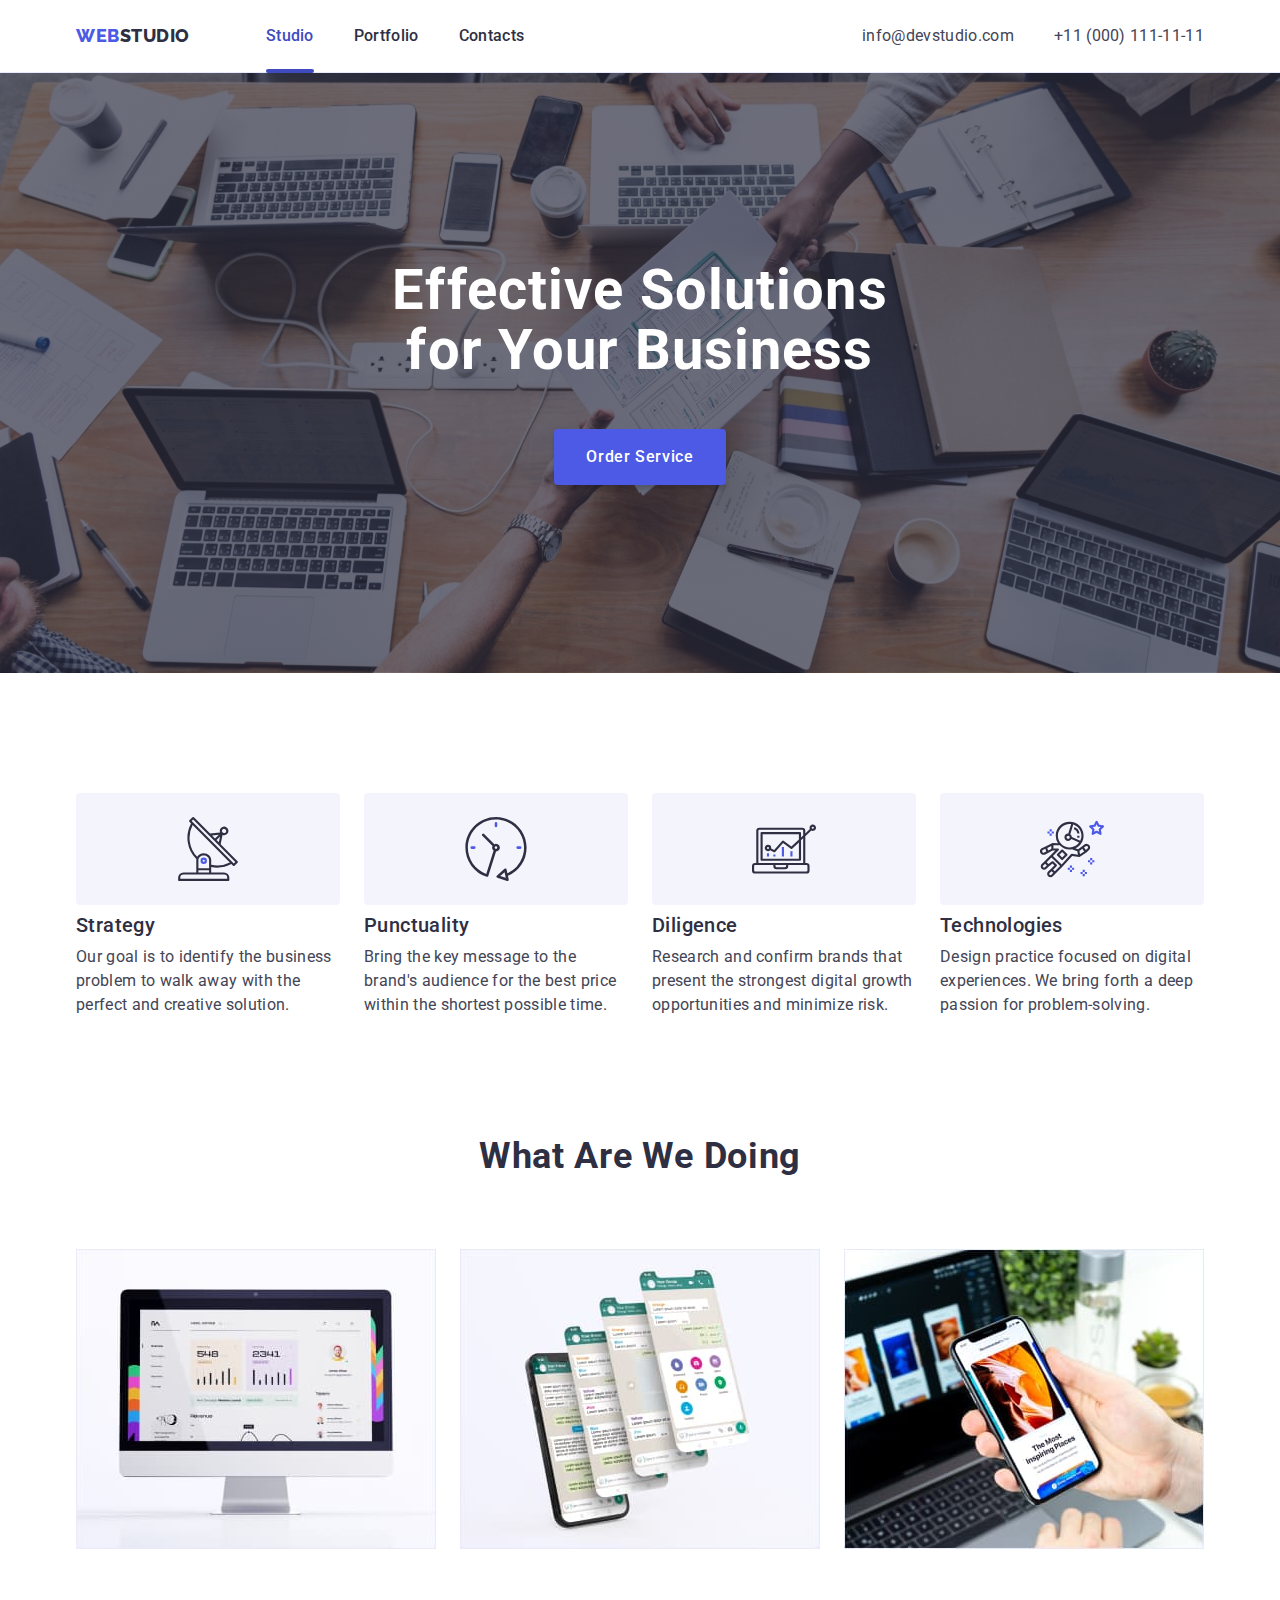
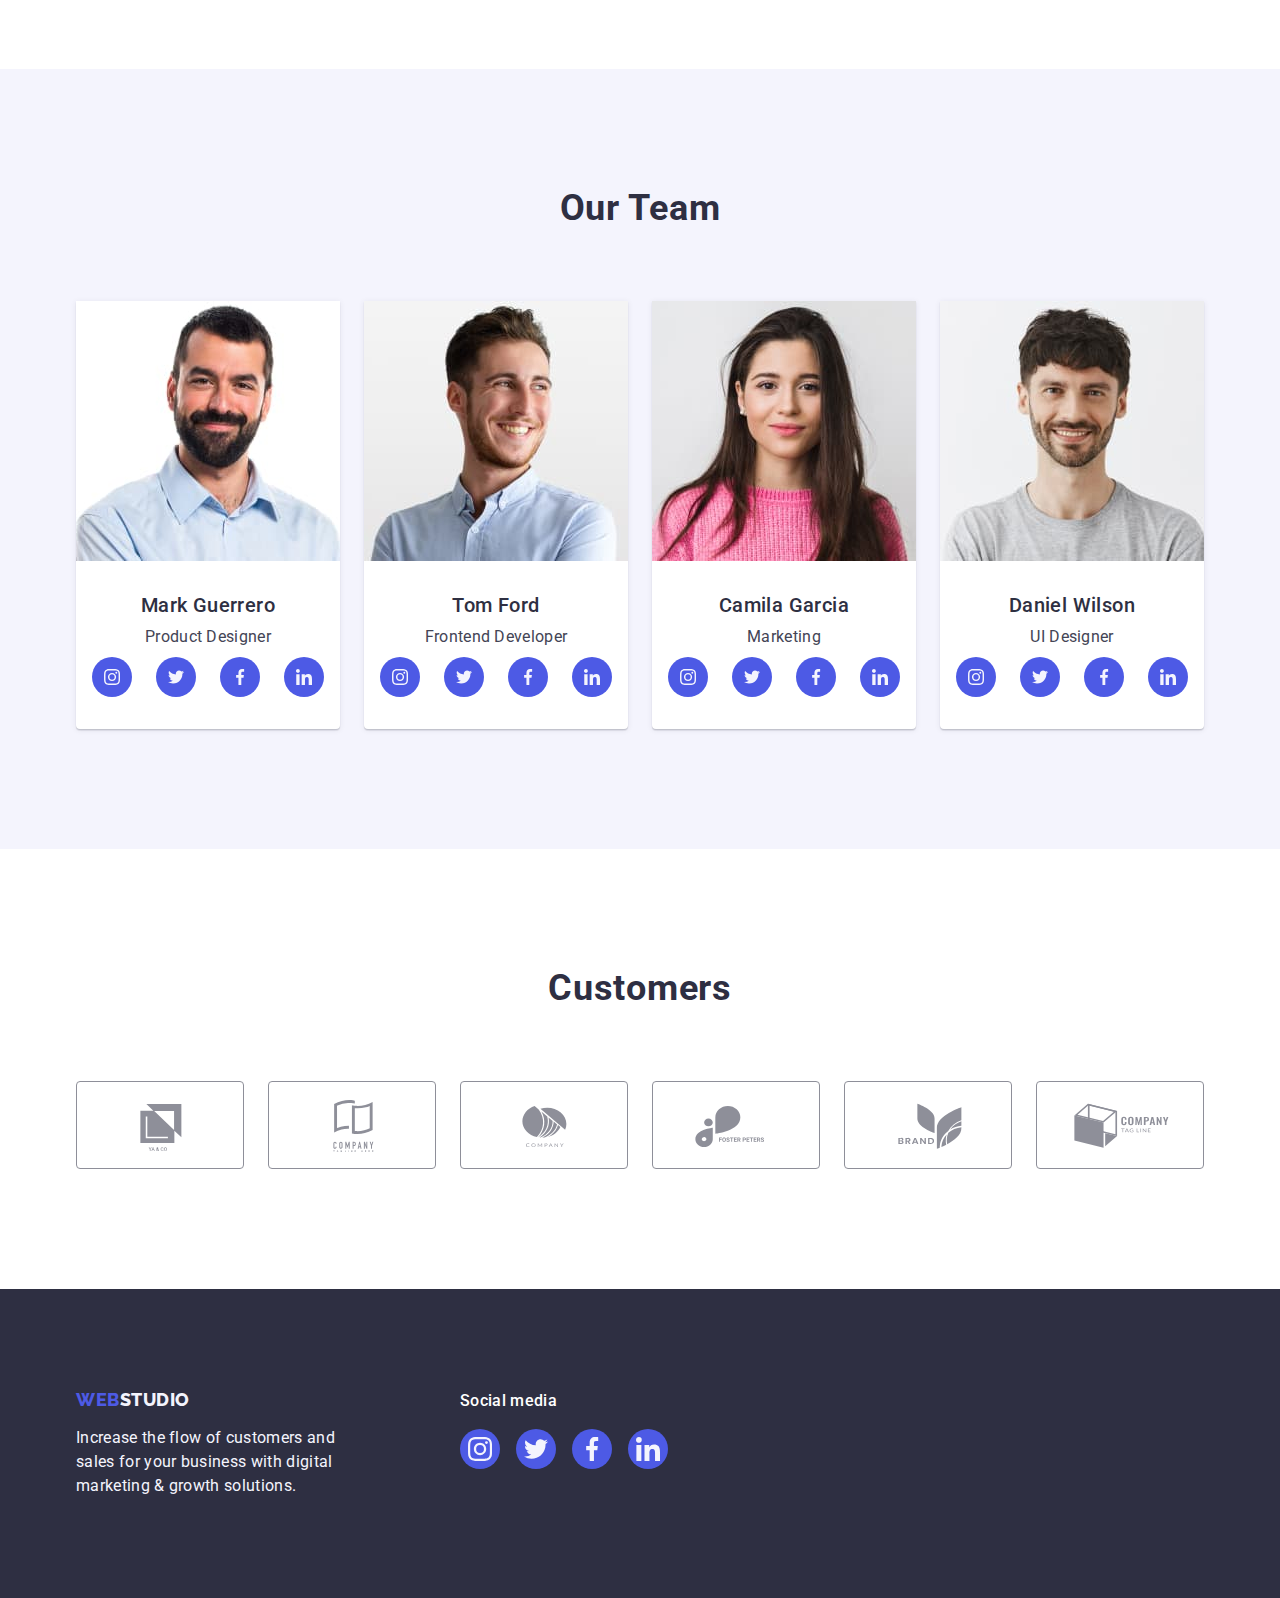
<file: index.html>
<!DOCTYPE html>
<html lang="en">
<head>
    <meta charset="UTF-8">
    <meta http-equiv="X-UA-Compatible" content="IE=edge">
    <meta name="viewport" content="width=device-width, initial-scale=1.0">
    <title>Document</title>
    <link rel="preconnect" href="https://fonts.googleapis.com">
    <link rel="preconnect" href="https://fonts.gstatic.com" crossorigin>
    <link href="https://fonts.googleapis.com/css2?family=Raleway:wght@800&family=Roboto:wght@400;500;700;900&display=swap" rel="stylesheet">
    <link rel="stylesheet" href="https://cdn.jsdelivr.net/npm/modern-normalize@2.0.0/modern-normalize.min.css">
    <link rel="stylesheet" href="./css/styles.css">
</head>
<body>
    <header class="header">
        <div class="container header-container">
            <nav class="header-navigation">
                <a class="header-logo link" href="./index.html">Web<span class="header-logo-simple">Studio</span></a>
                <ul class="header-menu-list list">
                    <li class="header-menu-i†em"><a class="header-menu-link current link" href="./index.html">Studio</a></li>
                    <li class="header-menu-i†em"><a class="header-menu-link link" href="./portfolio.html">Portfolio</a></li>
                    <li class="header-menu-i†em"><a class="header-menu-link link" href="">Contacts</a></li>
                </ul>
            </nav>
            <address class="address">
                <ul class="header-contacts-list list">
                    <li class="header-contacts-item"><a class="header-contacts-link link" href="mailto:info@devstudio.com">info@devstudio.com</a></li>
                    <li class="header-contacts-item"><a class="header-contacts-link link" href="tel:+110001111111">+11 (000) 111-11-11</a></li>
                </ul>
            </address>
        </div>
    </header>
    <main>
        <section class="hero">
            <div class="container">
                <h1 class="hero-title">Effective Solutions for Your Business</h1>
                <button class="hero-order-btn" data-modal-open type="button">Order Service</button>
            </div>
        </section>
        <section class="advanteges">
            <div class="container">
                <h2 class="visually-hidden">Advantages</h2>
                <ul class="advanteges-list list">
                    <li class="advanteges-list-item">
                        <div class="advanteges-item-top">
                            <svg class="advanteges-item-icon" width="64" height="64">
                                <use href="./images/icons.svg#icon-antenna"></use>
                            </svg>
                        </div>
                        <h3 class="advanteges-item-subtitle">Strategy</h3>
                        <p class="advanteges-item-description">Our goal is to identify the business problem to walk away with the perfect and creative solution.</p>
                    </li>
                    <li class="advanteges-list-item">
                        <div class="advanteges-item-top">
                            <svg class="advanteges-item-icon" width="64" height="64">
                                <use href="./images/icons.svg#icon-clock"></use>
                            </svg>
                        </div>
                        <h3 class="advanteges-item-subtitle">Punctuality</h3>
                        <p class="advanteges-item-description">Bring the key message to the brand's audience for the best price within the shortest possible time.</p>
                    </li>
                    <li class="advanteges-list-item">
                        <div class="advanteges-item-top">
                            <svg class="advanteges-item-icon" width="64" height="64">
                                <use href="./images/icons.svg#icon-diagram"></use>
                            </svg>
                        </div>
                        <h3 class="advanteges-item-subtitle">Diligence</h3>
                        <p class="advanteges-item-description">Research and confirm brands that present the strongest digital growth opportunities and minimize risk.</p>
                    </li>
                    <li class="advanteges-list-item">
                        <div class="advanteges-item-top">
                            <svg class="advanteges-item-icon" width="64" height="64">
                                <use href="./images/icons.svg#icon-astronaut"></use>
                            </svg>
                        </div>
                        <h3 class="advanteges-item-subtitle">Technologies</h3>
                        <p class="advanteges-item-description">Design practice focused on digital experiences. We bring forth a deep passion for problem-solving.</p>
                    </li>
                </ul>
            </div>
        </section>
        <section class="works">
            <div class="container">
                <h2 class="works-title">What are we doing</h2>
                <ul class="works-list list">
                    <li class="works-list-item"><img src="./images/our-works-img-1.jpg" alt="Computer with web page" width="360" height="300"></li>
                    <li class="works-list-item"><img src="./images/our-works-img-2.jpg" alt="Phone with chat" width="360" height="300"></li>
                    <li class="works-list-item"><img src="./images/our-works-img-3.jpg" alt="Computer and phone with design" width="360" height="300"></li>
                </ul>
            </div>
        </section>
        <section class="team">
            <div class="container">
                <h2 class="team-title">Our Team</h2>
                <ul class="team-list list">
                    <li class="team-list-item">
                        <img src="./images/our-team-img-1.jpg" alt="Mark Guerrero" width="264" height="260">
                        <div class="team-item-details">
                            <h3 class="team-item-name">Mark Guerrero</h3>
                            <p class="team-item-occupation">Product Designer</p>
                            <ul class="team-list-social list">
                                <li class="team-item-social">
                                    <a href="" class="team-social-link">
                                        <svg class="team-item-icon" width="16" height="16">
                                            <use href="./images/icons.svg#icon-instagram"></use>
                                        </svg>
                                    </a>
                                </li>
                                <li class="team-item-social">
                                    <a href="" class="team-social-link">
                                        <svg class="team-item-icon" width="16" height="16">
                                            <use href="./images/icons.svg#icon-twitter"></use>
                                        </svg>
                                    </a>
                                </li>
                                <li class="team-item-social">
                                    <a href="" class="team-social-link">
                                        <svg class="team-item-icon" width="16" height="16">
                                            <use href="./images/icons.svg#icon-facebook"></use>
                                        </svg>
                                    </a>
                                </li>
                                <li class="team-item-social">
                                    <a href="" class="team-social-link">
                                        <svg class="team-item-icon" width="16" height="16">
                                             <use href="./images/icons.svg#icon-linkedin"></use>
                                        </svg>
                                    </a>
                                </li>
                            </ul>
                        </div>
                    </li>
                    <li class="team-list-item">
                        <img src="./images/our-team-img-2.jpg" alt="Tom Ford" width="264" height="260">
                        <div class="team-item-details">
                            <h3 class="team-item-name">Tom Ford</h3>
                            <p class="team-item-occupation">Frontend Developer</p>
                            <ul class="team-list-social list">
                                <li class="team-item-social">
                                    <a href="" class="team-social-link">
                                        <svg class="team-item-icon" width="16" height="16">
                                            <use href="./images/icons.svg#icon-instagram"></use>
                                        </svg>
                                    </a>
                                </li>
                                <li class="team-item-social">
                                    <a href="" class="team-social-link">
                                        <svg class="team-item-icon" width="16" height="16">
                                            <use href="./images/icons.svg#icon-twitter"></use>
                                        </svg>
                                    </a>
                                </li>
                                <li class="team-item-social">
                                    <a href="" class="team-social-link">
                                        <svg class="team-item-icon" width="16" height="16">
                                            <use href="./images/icons.svg#icon-facebook"></use>
                                        </svg>
                                    </a>
                                </li>
                                <li class="team-item-social">
                                    <a href="" class="team-social-link">
                                        <svg class="team-item-icon" width="16" height="16">
                                            <use href="./images/icons.svg#icon-linkedin"></use>
                                        </svg>
                                    </a>
                                </li>
                            </ul>
                        </div>
                    </li>
                    <li class="team-list-item">
                        <img src="./images/our-team-img-3.jpg" alt="Camila Garcia" width="264" height="260">
                        <div class="team-item-details">
                            <h3 class="team-item-name">Camila Garcia</h3>
                            <p class="team-item-occupation">Marketing</p>
                            <ul class="team-list-social list">
                                <li class="team-item-social">
                                    <a href="" class="team-social-link">
                                        <svg class="team-item-icon" width="16" height="16">
                                            <use href="./images/icons.svg#icon-instagram"></use>
                                        </svg>
                                    </a>
                                </li>
                                <li class="team-item-social">
                                    <a href="" class="team-social-link">
                                        <svg class="team-item-icon" width="16" height="16">
                                            <use href="./images/icons.svg#icon-twitter"></use>
                                        </svg>
                                    </a>
                                </li>
                                <li class="team-item-social">
                                    <a href="" class="team-social-link">
                                        <svg class="team-item-icon" width="16" height="16">
                                            <use href="./images/icons.svg#icon-facebook"></use>
                                        </svg>
                                    </a>
                                </li>
                                <li class="team-item-social">
                                    <a href="" class="team-social-link">
                                        <svg class="team-item-icon" width="16" height="16">
                                            <use href="./images/icons.svg#icon-linkedin"></use>
                                        </svg>
                                    </a>
                                </li>
                            </ul>
                        </div>
                    </li>
                    <li class="team-list-item">
                        <img src="./images/our-team-img-4.jpg" alt="Daniel Wilson" width="264" height="260">
                        <div class="team-item-details">
                            <h3 class="team-item-name">Daniel Wilson</h3>
                            <p class="team-item-occupation">UI Designer</p>
                            <ul class="team-list-social list">
                                <li class="team-item-social">
                                    <a href="" class="team-social-link">
                                        <svg class="team-item-icon" width="16" height="16">
                                            <use href="./images/icons.svg#icon-instagram"></use>
                                        </svg>
                                    </a>
                                </li>
                                <li class="team-item-social">
                                    <a href="" class="team-social-link">
                                        <svg class="team-item-icon" width="16" height="16">
                                            <use href="./images/icons.svg#icon-twitter"></use>
                                        </svg>
                                    </a>
                                </li>
                                <li class="team-item-social">
                                    <a href="" class="team-social-link">
                                        <svg class="team-item-icon" width="16" height="16">
                                            <use href="./images/icons.svg#icon-facebook"></use>
                                        </svg>
                                    </a>
                                </li>
                                <li class="team-item-social">
                                    <a href="" class="team-social-link">
                                        <svg class="team-item-icon" width="16" height="16">
                                            <use href="./images/icons.svg#icon-linkedin"></use>
                                        </svg>
                                    </a>
                                </li>
                            </ul>
                        </div>
                    </li>
                </ul>
            </div>
        </section>
        <section class="customers">
            <div class="container">
                <h2 class="customers-title">Customers</h2>
                <ul class="customers-list list">
                    <li class="customers-list-item">
                        <a href="" class="customer-logo-link">
                            <svg class="customer-item-icon" width="104" height="56">
                                <use href="./images/icons.svg#icon-logo-company-6"></use>
                            </svg>
                        </a>
                    </li>
                    <li class="customers-list-item">
                        <a href="" class="customer-logo-link">
                            <svg class="customer-item-icon" width="104" height="56">
                                <use href="./images/icons.svg#icon-logo-company-5"></use>
                            </svg>
                        </a>
                    </li>
                    <li class="customers-list-item">
                        <a href="" class="customer-logo-link">
                            <svg class="customer-item-icon" width="104" height="56">
                                <use href="./images/icons.svg#icon-logo-company-4"></use>
                            </svg>
                        </a>
                    </li>
                    <li class="customers-list-item">
                        <a href="" class="customer-logo-link">
                            <svg class="customer-item-icon" width="104" height="56">
                                <use href="./images/icons.svg#icon-logo-company-3"></use>
                            </svg>
                        </a>
                    </li>
                    <li class="customers-list-item">
                        <a href="" class="customer-logo-link">
                            <svg class="customer-item-icon" width="104" height="56">
                                <use href="./images/icons.svg#icon-logo-company-2"></use>
                            </svg>
                        </a>
                    </li>
                    <li class="customers-list-item">
                        <a href="" class="customer-logo-link">
                            <svg class="customer-item-icon" width="104" height="56">
                                <use href="./images/icons.svg#icon-logo-company"></use>
                            </svg>
                        </a>
                    </li>
                </ul>
            </div>
        </section>
    </main>
    <footer class="footer">
        <div class="container footer-container">
            <div class="footer-info">
                <a class="footer-logo link" href="./index.html">Web<span class="footer-logo-simple">Studio</span></a>
                <p class="footer-description">Increase the flow of customers and sales for your business with digital marketing & growth solutions.</p>
            </div>
            <div class="footer-social">
                <p class="footer-social-text">Social media</p>
                <ul class="footer-social-list list">
                    <li class="footer-social-item">
                        <a href="" class="footer-social-link">
                            <svg class="footer-item-icon" width="24" height="24">
                                <use href="./images/icons.svg#icon-instagram"></use>
                            </svg>
                        </a>
                    </li>
                    <li class="footer-social-item">
                        <a href="" class="footer-social-link">
                            <svg class="footer-item-icon" width="24" height="24">
                                <use href="./images/icons.svg#icon-twitter"></use>
                            </svg>
                        </a>
                    </li>
                    <li class="footer-social-item">
                        <a href="" class="footer-social-link">
                            <svg class="footer-item-icon" width="24" height="24">
                                <use href="./images/icons.svg#icon-facebook"></use>
                            </svg>
                        </a>
                    </li>
                    <li class="footer-social-item">
                        <a href="" class="footer-social-link">
                            <svg class="footer-item-icon" width="24" height="24">
                                <use href="./images/icons.svg#icon-linkedin"></use>
                            </svg>
                        </a>
                    </li>
                </ul>
            </div>
        </div>
    </footer>
    <div class="backdrop is-hidden" data-modal>
        <div class="modal">
            <button class="modal-close-btn" data-modal-close type="button">
                <svg class="modal-close-icon" width="8" height="8">
                    <use href="./images/icons.svg#icon-close-modal"></use>
                </svg>
            </button>
        </div>
    </div>
    <script src="./js/modal.js"></script>
</body>
</html>
</file>
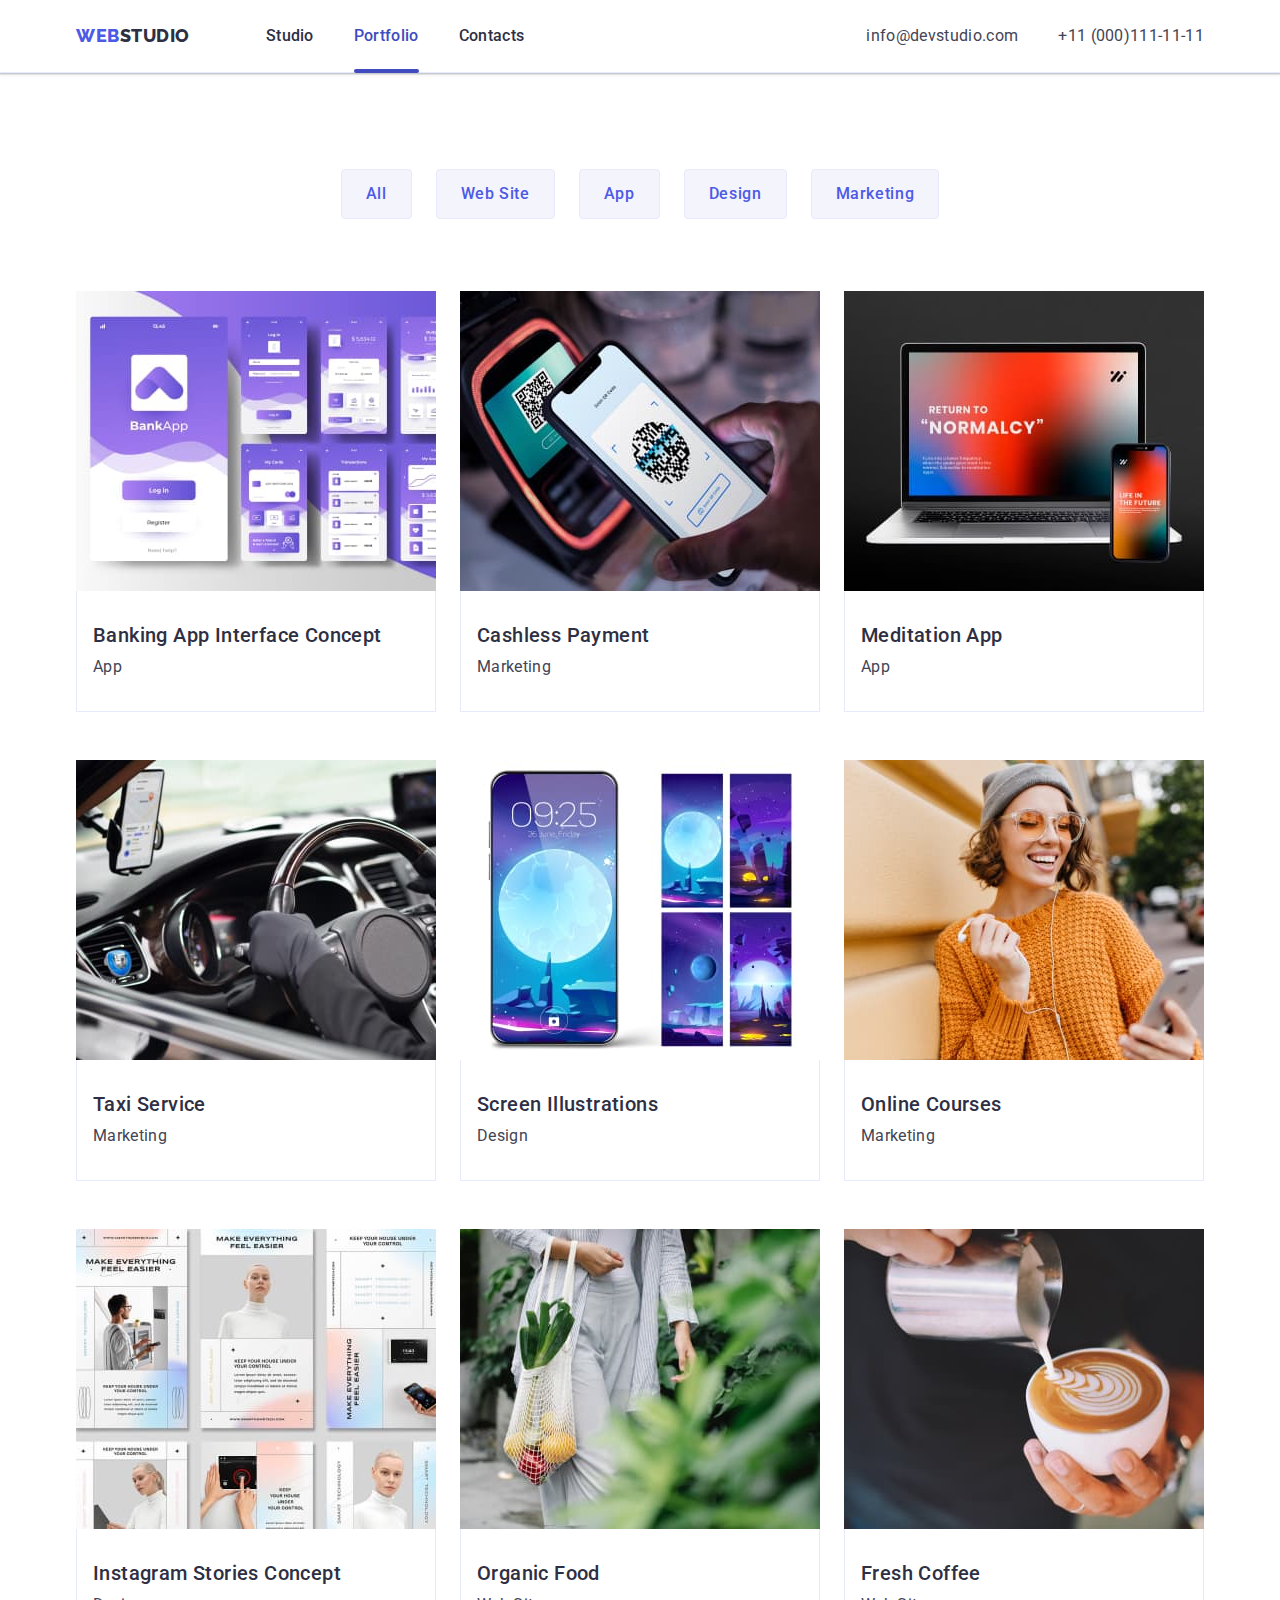
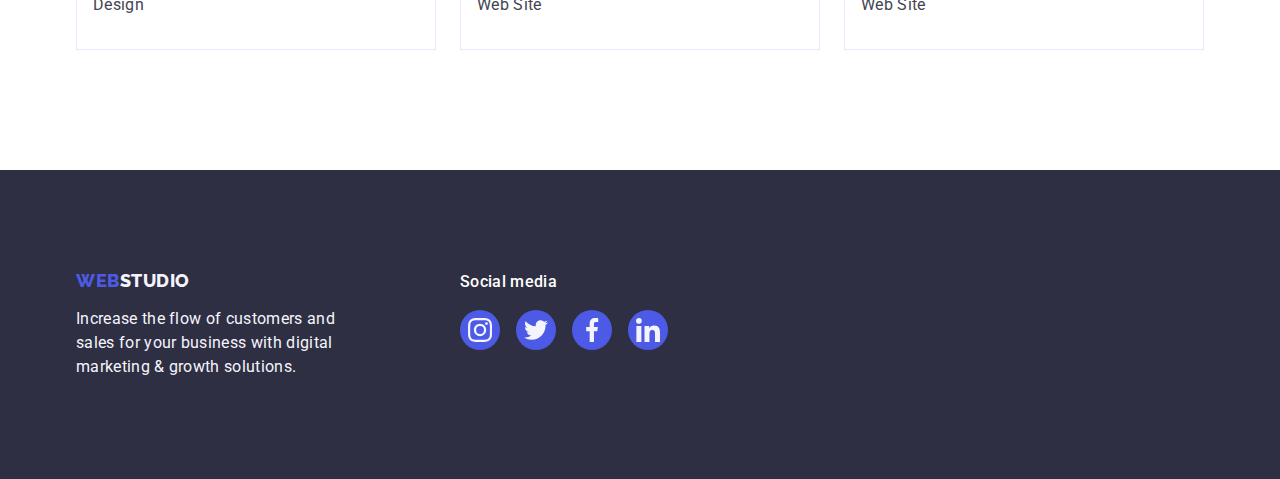
<file: portfolio.html>
<!DOCTYPE html>
<html lang="en">
<head>
    <meta charset="UTF-8">
    <meta http-equiv="X-UA-Compatible" content="IE=edge">
    <meta name="viewport" content="width=device-width, initial-scale=1.0">
    <title>Portfolio</title>
    <link rel="preconnect" href="https://fonts.googleapis.com">
    <link rel="preconnect" href="https://fonts.gstatic.com" crossorigin>
    <link href="https://fonts.googleapis.com/css2?family=Raleway:wght@800&family=Roboto:wght@400;500;700;900&display=swap" rel="stylesheet">
    <link rel="stylesheet" href="https://cdn.jsdelivr.net/npm/modern-normalize@2.0.0/modern-normalize.min.css" />
    <link rel="stylesheet" href="./css/styles.css">
</head>
<body>
<header class="header">
    <div class="container header-container">
        <nav class="header-navigation">
            <a class="header-logo link" href="./index.html">Web<span class="header-logo-simple">Studio</span></a>
            <ul class="header-menu-list list">
                <li class="header-menu-i†em"><a class="header-menu-link link" href="./index.html">Studio</a></li>
                <li class="header-menu-i†em"><a class="header-menu-link current link" href="./portfolio.html">Portfolio</a></li>
                <li class="header-menu-i†em"><a class="header-menu-link link" href="">Contacts</a></li>
            </ul>
        </nav>
        <address class="address">
            <ul class="header-contacts-list list">
                <li class="header-contacts-item"><a class="header-contacts-link link"
                        href="mailto:info@devstudio.com">info@devstudio.com</a></li>
                <li class="header-contacts-item"><a class="header-contacts-link link" href="tel:+110001111111">+11 (000)111-11-11</a></li>
            </ul>
        </address>
    </div>
</header>
    <main>
        <section class="portfolio">
            <div class="container">
                <h1 class="visually-hidden">Portfolio</h1>
                <ul class="portfolio-options-list list">
                    <li class="portfolio-options-item"><button class="portfolio-options-btn" type="button">All</button></li>
                    <li class="portfolio-options-item"><button class="portfolio-options-btn" type="button">Web Site</button></li>
                    <li class="portfolio-options-item"><button class="portfolio-options-btn" type="button">App</button></li>
                    <li class="portfolio-options-item"><button class="portfolio-options-btn" type="button">Design</button></li>
                    <li class="portfolio-options-item"><button class="portfolio-options-btn" type="button">Marketing</button></li>
                </ul>
                <ul class="portfolio-works-list list">
                    <li class="portfolio-works-item">
                        <a class="portfolio-item-link link" href="">
                            <div class="portfolio-works-overlay">
                                <img src="./images/our-portfolio-img-1.jpg" alt="Banking App Interface Concept" width="360" height="300">
                                <p class="portfolio-overlay-text">14 Stylish and User-Friendly App Design Concepts · Task Manager App · Calorie
                                        Tracker App · Exotic Fruit Ecommerce App ·
                                        Cloud Storage App
                                </p>                             
                            </div>
                                <div class="portfolio-works-details">
                                    <h2 class="portfolio-work-name">Banking App Interface Concept</h2>
                                    <p class="portfolio-work-description">App</p>
                                </div>
                        </a>
                    </li>
                    <li class="portfolio-works-item">
                        <a class="portfolio-item-link link" href="">
                            <div class="portfolio-works-overlay">
                                <img src="./images/our-portfolio-img-2.jpg" alt="Cashless Payment" width="360" height="300">
                                <p class="portfolio-overlay-text">14 Stylish and User-Friendly App Design Concepts · Task Manager App · Calorie Tracker App · Exotic Fruit Ecommerce App ·
                                    Cloud Storage App
                                </p>
                            </div>
                            <div class="portfolio-works-details">
                                <h2 class="portfolio-work-name">Cashless Payment</h2>
                                <p class="portfolio-work-description">Marketing</p>
                            </div>
                        </a>
                    </li>
                    <li class="portfolio-works-item">
                        <a class="portfolio-item-link link" href="">
                            <div class="portfolio-works-overlay">
                                <img src="./images/our-portfolio-img-3.jpg" alt="Meditation App" width="360" height="300">
                                <p class="portfolio-overlay-text">14 Stylish and User-Friendly App Design Concepts · Task Manager App · Calorie Tracker
                                    App · Exotic Fruit Ecommerce App ·
                                    Cloud Storage App
                                </p>
                            </div>
                            <div class="portfolio-works-details">
                                <h2 class="portfolio-work-name">Meditation App</h2>
                                <p class="portfolio-work-description">App</p>
                            </div>
                        </a>
                    </li>
                    <li class="portfolio-works-item">
                        <a class="portfolio-item-link link" href="">
                            <div class="portfolio-works-overlay">
                                <img src="./images/our-portfolio-img-4.jpg" alt="Taxi Service" width="360" height="300">
                                <p class="portfolio-overlay-text">14 Stylish and User-Friendly App Design Concepts · Task Manager App · Calorie Tracker
                                    App · Exotic Fruit Ecommerce App ·
                                    Cloud Storage App
                                </p>
                            </div>
                            <div class="portfolio-works-details">
                                <h2 class="portfolio-work-name">Taxi Service</h2>
                                <p class="portfolio-work-description">Marketing</p>
                            </div>
                        </a>
                    </li>
                    <li class="portfolio-works-item">
                        <a class="portfolio-item-link link" href="">
                            <div class="portfolio-works-overlay">
                                <img src="./images/our-portfolio-img-5.jpg" alt="Screen Illustrations" width="360" height="300">
                                <p class="portfolio-overlay-text">14 Stylish and User-Friendly App Design Concepts · Task Manager App · Calorie Tracker
                                    App · Exotic Fruit Ecommerce App ·
                                    Cloud Storage App
                                </p>
                            </div>
                            <div class="portfolio-works-details">
                                <h2 class="portfolio-work-name">Screen Illustrations</h2>
                                <p class="portfolio-work-description">Design</p>
                            </div>
                        </a>
                    </li>
                    <li class="portfolio-works-item">
                        <a class="portfolio-item-link link" href="">
                            <div class="portfolio-works-overlay">
                                <img src="./images/our-portfolio-img-6.jpg" alt="Online Courses" width="360" height="300">
                                <p class="portfolio-overlay-text">14 Stylish and User-Friendly App Design Concepts · Task Manager App · Calorie Tracker
                                    App · Exotic Fruit Ecommerce App ·
                                    Cloud Storage App
                                </p>
                            </div>
                            <div class="portfolio-works-details">
                                <h2 class="portfolio-work-name">Online Courses</h2>
                                <p class="portfolio-work-description">Marketing</p>
                            </div>
                        </a>
                    </li>
                    <li class="portfolio-works-item">
                        <a class="portfolio-item-link link" href="">
                            <div class="portfolio-works-overlay">
                                <img src="./images/our-portfolio-img-7.jpg" alt="Instagram Stories Concept" width="360" height="300">
                                <p class="portfolio-overlay-text">14 Stylish and User-Friendly App Design Concepts · Task Manager App · Calorie Tracker
                                    App · Exotic Fruit Ecommerce App ·
                                    Cloud Storage App
                                </p>
                            </div>
                            <div class="portfolio-works-details">
                                <h2 class="portfolio-work-name">Instagram Stories Concept</h2>
                                <p class="portfolio-work-description">Design</p>
                            </div>
                        </a>
                    </li>
                    <li class="portfolio-works-item">
                        <a class="portfolio-item-link link" href="">
                            <div class="portfolio-works-overlay">
                                <img src="./images/our-portfolio-img-8.jpg" alt="Organic Food" width="360" height="300">
                                <p class="portfolio-overlay-text">14 Stylish and User-Friendly App Design Concepts · Task Manager App · Calorie Tracker
                                    App · Exotic Fruit Ecommerce App ·
                                    Cloud Storage App
                                </p>
                            </div>
                            <div class="portfolio-works-details">
                                <h2 class="portfolio-work-name">Organic Food</h2>
                                <p class="portfolio-work-description">Web Site</p>
                            </div>
                        </a>
                    </li>
                    <li class="portfolio-works-item">
                        <a class="portfolio-item-link link" href="">
                            <div class="portfolio-works-overlay">
                            <img src="./images/our-portfolio-img-9.jpg" alt="Fresh Coffee" width="360" height="300">
                                <p class="portfolio-overlay-text">14 Stylish and User-Friendly App Design Concepts · Task Manager App · Calorie Tracker
                                    App · Exotic Fruit Ecommerce App ·
                                    Cloud Storage App
                                </p>
                            </div>
                            <div class="portfolio-works-details">
                                <h2 class="portfolio-work-name">Fresh Coffee</h2>
                                <p class="portfolio-work-description">Web Site</p>
                            </div>
                        </a>
                    </li>
                </ul>
            </div>
        </section>
    </main>
    <footer class="footer">
        <div class="container footer-container">
            <div class="footer-info">
                <a class="footer-logo link" href="./index.html">Web<span class="footer-logo-simple">Studio</span></a>
                <p class="footer-description">Increase the flow of customers and sales for your business with digital
                    marketing & growth solutions.</p>
            </div>
            <div class="footer-social">
                <p class="footer-social-text">Social media</p>
                <ul class="footer-social-list list">
                    <li class="footer-social-item">
                        <a href="" class="footer-social-link">
                            <svg class="footer-item-icon" width="24" height="24">
                                <use href="./images/icons.svg#icon-instagram"></use>
                            </svg>
                        </a>
                    </li>
                    <li class="footer-social-item">
                        <a href="" class="footer-social-link">
                            <svg class="footer-item-icon" width="24" height="24">
                                <use href="./images/icons.svg#icon-twitter"></use>
                            </svg>
                        </a>
                    </li>
                    <li class="footer-social-item">
                        <a href="" class="footer-social-link">
                            <svg class="footer-item-icon" width="24" height="24">
                                <use href="./images/icons.svg#icon-facebook"></use>
                            </svg>
                        </a>
                    </li>
                    <li class="footer-social-item">
                        <a href="" class="footer-social-link">
                            <svg class="footer-item-icon" width="24" height="24">
                                <use href="./images/icons.svg#icon-linkedin"></use>
                            </svg>
                        </a>
                    </li>
                </ul>
            </div>
        </div>
    </footer>
</body>
</html>
</file>
<file: css/styles.css>
:root {
    --iris: #4D5AE5;
    --navyblue: #2E2F42;
    --ocean: #404BBF;
    --white: #FFF;
    --slate: #434455;
    --cloud: #F4F4FD;
    --cornflower: #E7E9FC;
    --lightslate: #8E8F99;
    --navyblue-modal: rgba(46, 47, 66, 0.40);
    --dairy:#FCFCFC;
    --green : #31D0AA;
    --md-white: #ffffff;
}

body {
    font-family: 'Roboto', sans-serif;
    color: #434455;
    background-color: #FFF;
}

h1,h2,h3,h4,h5,h6,p {
    margin-top: 0;
    margin-bottom: 0;
}

ul,ol {
    padding-left: 0;
    margin-top: 0;
    margin-bottom: 0;
}

img {
    display: block;
}

.visually-hidden {
    position: absolute;
    width: 1px;
    height: 1px;
    margin: -1px;
    border: 0;
    padding: 0;

    white-space: nowrap;
    clip-path: inset(100%);
    clip: rect(0 0 0 0);
    overflow: hidden;
}

.is-hidden {
    opacity: 0;
    visibility: hidden;
    pointer-events: none;
}

.address {
    font-style: normal;
    margin-left: auto;
}


.link {
    text-decoration: none;
}

.list {
    list-style-type: none;
}

.container {
    width: 100%;
    max-width: 1158px;
    padding-left: 15px;
    padding-right: 15px;
    margin: 0 auto;
}

.header-container {
    display: flex;
    align-items: center;
}

.header {
    border-bottom: 1px solid #e7e9fc;
    box-shadow: 0px 1px 6px 0px rgba(46, 47, 66, 0.08), 0px 1px 1px 0px rgba(46, 47, 66, 0.16), 0px 2px 1px 0px rgba(46, 47, 66, 0.08);
}

.header-logo {
    color: var(--iris);
    font-family: 'Raleway', sans-serif;
    font-size: 18px;
    font-weight: 800;
    line-height: 1.17;/* 116.667% */
    letter-spacing: 0.03em;
    text-transform: uppercase;
    margin-right: 76px;
}

.header-logo-simple {
    color: var(--navyblue);
    font-family: 'Raleway', sans-serif;
    font-size: 18px;
    font-weight: 800;
    line-height: 1.17;/* 116.667% */
    letter-spacing: 0.03em;
    text-transform: uppercase;
}

.header-navigation {
    display: flex;
    align-items: center;
}

.header-menu-list {
    display: flex;
    gap: 40px;
}

.header-contacts-list {
    display: flex;
    gap: 40px;
}

.header-menu-link:hover,
.header-menu-link:focus {
    color: var(--ocean);
}

.header-menu-link {
    color: var(--navyblue);   
    font-size: 16px;
    font-weight: 500;
    line-height: 1.5;/* 150% */
    letter-spacing: 0.02em;
    display: block;
    padding: 24px 0;

    transition-property: color;
    transition-duration: 250ms;
    transition-timing-function: cubic-bezier(0.4, 0, 0.2, 1);
}

.current {
    position: relative;
    color: var(--ocean);
}

.current::after {
    content: "";
    position: absolute;
    width: 100%;
    left: 0;
    bottom: -1px;
    height: 4px;
    background-color: var(--ocean);
    border-radius: 2px;
}

.header-contacts-link {
    color: #434455;
    font-size: 16px;
    font-weight: 400;
    line-height: 1.5;/* 150% */
    letter-spacing: 0.02em;
    display: block;
    transition: color 250ms cubic-bezier(0.4, 0, 0.2, 1);
}

.header-contacts-link:hover,
.header-contacts-link:focus {
    color: var(--ocean);
}


/*HERO*/

.hero {
    background-color: var(--navyblue);
    background-image: linear-gradient(to bottom, rgba(46, 47, 66, 0.70),rgba(46, 47, 66, 0.70)), url(../images/hero-img.jpg);
    background-repeat: no-repeat;
    background-position: center;
    background-size: cover;
    padding-top: 188px;
    padding-bottom: 188px;
    max-width: 1440px;
    margin: 0 auto;
}

.hero-title {
    color: var(--white);
    text-align: center;
    font-size: 56px;
    font-weight: 700;
    line-height: 1.07;/* 107.143% */
    letter-spacing: 0.02em;
    max-width: 496px;
    margin-bottom: 48px;
    margin: 0 auto 48px;
}

.hero-order-btn {
    background-color: var(--iris);
    color: var(--white);
    font-family: inherit;
    font-size: 16px;
    font-weight: 500;
    line-height: 1.5;/* 150% */
    letter-spacing: 0.04em;
    cursor: pointer;
    display: block;
    margin: 0 auto;
    padding: 16px 32px;
    border-radius: 4px;
    background: var(--iris);
    box-shadow: 0px 4px 4px 0px rgba(0, 0, 0, 0.15);
    min-width: 169px;
    height: 56px;
    border: none;
    transition-property: background-color;
    transition-duration: 250ms;
    transition-timing-function: cubic-bezier(0.4, 0, 0.2, 1);
}

.hero-order-btn:hover, .hero-order-btn:focus { 
    background-color: var(--ocean);
}

/*ADVANTEGES*/

.advanteges {
    padding-top: 120px;
    padding-bottom: 120px;
}

.advanteges-list {
    display: flex;
    gap: 24px;
}

.advanteges-list-item {
    width: calc((100% - 3 * 24px) / 4);
}

.advanteges-item-top {
    border-radius: 4px;
    background-color: var(--cloud);
    margin-bottom: 8px;
    display: flex;
    align-items: center;
    justify-content: center;
    height: 112px;
}

.advanteges-item-subtitle {
    color: var(--navyblue);
    font-size: 20px;
    font-weight: 500;
    line-height: 1.2;/* 120% */
    letter-spacing: 0.02em;
    margin-bottom: 8px;
}

.advanteges-item-description {
    color: var(--slate);
    font-size: 16px;
    font-weight: 400;
    line-height: 1.5;/* 150% */
    letter-spacing: 0.02em;
}

/*WORKS*/

.works {
    padding-bottom: 120px;
}

.works-list {
    display: flex;
    gap: 24px;
    margin: 0 auto;
}

.works-list-item {
    width: calc((100% - 3 * 16px) / 3);
}

.works-title {
    color: var(--navyblue);
    text-align: center;
    font-size: 36px;
    font-weight: 700;
    line-height: 1.11;/* 111.111% */
    letter-spacing: 0.02em;
    text-transform: capitalize;
    margin-bottom: 72px;
}

/*TEAM*/

.team {
    background-color: var(--cloud);
    padding-top: 120px;
    padding-bottom: 120px;
}

.team-title {
    color: var(--navyblue);
    text-align: center;   
    font-size: 36px;
    font-weight: 700;
    line-height: 1.11;/* 111.111% */
    letter-spacing: 0.02em;
    text-transform: capitalize;
    margin-bottom: 72px;
}

.team-list {
    display: flex;
    gap: 24px;
}

.team-list-item {
    background: var(--white);
    width: calc((100% - 3 * 24px) / 4);
    border-radius: 0px 0px 4px 4px;
    background: var(--white, #FFF);
    box-shadow: 0px 2px 1px 0px rgba(46, 47, 66, 0.08), 0px 1px 1px 0px rgba(46, 47, 66, 0.16), 0px 1px 6px 0px rgba(46, 47, 66, 0.08);
    text-align: center;
}

.team-item-details {
    padding: 32px 0;
    max-width: 264px;
}


.team-item-name {
    color: var(--navyblue);
    text-align: center;
    font-size: 20px;
    font-weight: 500;
    line-height: 1.2;/* 120% */
    letter-spacing: 0.02em;
    text-align: center;
    margin-bottom: 8px;
}

.team-item-occupation {
    color: var(--slate);
    text-align: center;
    font-size: 16px;
    font-weight: 400;
    line-height: 1.5;/* 150% */
    letter-spacing: 0.02em;
    text-align: center;
    margin-bottom: 8px;
}


.team-social-link {
    width: 100%;
    height: 100%;
    background-color: var(--iris);
    border-radius: 50%;
    display: flex;
    align-items: center;
    justify-content: center;
    transition: background-color 250ms cubic-bezier(0.4, 0, 0.2, 1);
}

.team-social-link:hover ,
.team-social-link:focus {
    background-color: var(--ocean);
}

.team-list-social {
    display: flex;
    gap: 24px;
    justify-content: center;
    align-items: center;
}

.team-item-social {
    width: calc((100% - (3 * 24px + 32px)) / 4);
    height: 40px;
}

.team-item-icon {
    fill: var(--cloud);
}

/*CUSTOMERS*/

.customers {
    padding: 120px 0;
}

.customers-list {
    display: flex;
    gap: 24px;
    justify-content: center;
    align-items: center;
}

.customers-title {
    margin-bottom: 72px;
    color: var(--navyblue);
    text-align: center;
    font-size: 36px;
    font-weight: 700;
    line-height: 1.11;/* 111.111% */
    letter-spacing: 0.02em;
    text-transform: capitalize;
}

.customer-logo-link {
    width: 100%;
    height: 100%;
    border-radius: 4px;
    border: 1px solid var(--lightslate);
    display: flex;
    justify-content: center;
    align-items: center;
    color: var(--lightslate);
    transition: border-color 250ms cubic-bezier(0.4, 0, 0.2, 1), color 250ms cubic-bezier(0.4, 0, 0.2, 1);
}

.customer-logo-link:focus ,
.customer-logo-link:hover {
    border-color: var(--ocean);
    color: var(--ocean); 
}

.customers-list-item {
    width: calc((100% - 120px) / 6);
    height: 88px;
}

.customer-item-icon {
    fill: currentColor;
}

/*PORTFOLIO*/

.portfolio {
    padding-top: 96px;
    padding-bottom: 120px;
}

.portfolio-work-item {
    border: 1px solid var(--cornflower);
    background: var(--white);
}

.portfolio-item-link {
    display: block;
    transition: box-shadow 250ms cubic-bezier(0.4, 0, 0.2, 1);
}

.portfolio-item-link:hover ,
.portfolio-item-link:focus {
    box-shadow: 0px 2px 1px 0px rgba(46, 47, 66, 0.08), 0px 1px 1px 0px rgba(46, 47, 66, 0.16), 0px 1px 6px 0px rgba(46, 47, 66, 0.08);
}

.portfolio-item-link:hover .portfolio-overlay-text ,
.portfolio-item-link:focus .portfolio-overlay-text {
    transform: translateY(0%);
}

.portfolio-options-list {
    display: flex;
    justify-content: center;
    margin-bottom: 72px;
    gap: 24px;
}

.portfolio-works-list {
    display: flex;
    flex-wrap: wrap;
    gap: 48px 24px;
}

.portfolio-works-item {
    width: calc((100% - 48px) / 3);
}

.portfolio-options-btn {
    border: 1px solid var(--cornflower);
    background: var(--cloud);
    color: var(--iris);
    font-family: inherit;
    text-align: center;
    font-size: 16px;
    font-style: normal;
    font-weight: 500;
    line-height: 1.5;/* 150% */
    letter-spacing: 0.04em;
    cursor: pointer;
    padding: 12px 24px;
    border-radius: 4px;
    display: block;
    transition: color 250ms cubic-bezier(0.4, 0, 0.2, 1), background-color 250ms cubic-bezier(0.4, 0, 0.2, 1), border-color 250ms cubic-bezier(0.4, 0, 0.2, 1), box-shadow 250ms cubic-bezier(0.4, 0, 0.2, 1);
}


.portfolio-options-btn:hover ,
.portfolio-options-btn:focus {
    color: var(--white);
    border-color: var(--ocean);
    background-color: var(--ocean);
    box-shadow: 0px 2px 2px 0px rgba(0, 0, 0, 0.12), 0px 2px 1px 0px rgba(0, 0, 0, 0.08), 0px 3px 1px 0px rgba(0, 0, 0, 0.10);
}

.portfolio-works-details {
    padding: 32px 16px;
    border: 1px solid #e7e9fc;
    border-top: none;
}

.portfolio-work-name {
    color: var(--navyblue);
    font-size: 20px;
    font-weight: 500;
    line-height: 1.2;/* 120% */
    letter-spacing: 0.02em;
    margin-bottom: 8px;
}

.portfolio-work-description {
    color: var(--slate);
    font-size: 16px;
    font-style: normal;
    font-weight: 400;
    line-height: 1.5; /* 150% */
    letter-spacing: 0.02em;
}

.portfolio-overlay-text {
    color: var(--cloud);
    font-size: 16px;
    font-weight: 400;
    line-height: 1.5;/* 150% */
    letter-spacing: 0.02em;
    position: absolute;
    top: 0;
    left: 0;
    width: 100%;
    height: 100%;
    transform: translateY(100%);
    transition: transform 250ms cubic-bezier(0.4, 0, 0.2, 1);
    margin: 0 auto;
    background-color: var(--iris);
    padding: 40px 32px;
}

.portfolio-works-overlay {
    position: relative;
    overflow: hidden;
}

/*FOOTER*/

.footer {
    background: var(--navyblue);
    padding-top: 100px;
    padding-bottom: 100px;
}

.footer-container {
    display: flex;
    align-items: baseline;
}

.footer-social-text {
    color: var(--white);
    font-size: 16px;
    font-weight: 500;
    line-height: 1.5;/* 150% */
    letter-spacing: 0.02em;
    margin-bottom: 16px;
}

.footer-info {
    margin-right: 120px;
}

.footer-logo {
    color: var(--iris);
    font-family: 'Raleway', sans-serif;
    font-size: 18px;
    font-weight: 800;
    line-height: 1.17;/* 116.667% */
    letter-spacing: 0.03em;
    text-transform: uppercase;
    display: block;
    margin-bottom: 16px;
    display: inline-block;
}

.footer-logo-simple {
    color: var(--cloud);
    font-family: 'Raleway', sans-serif;
    font-size: 18px;
    font-weight: 800;
    line-height: 1.17;/* 116.667% */
    letter-spacing: 0.03em;
    text-transform: uppercase;
}

.footer-description {
    color: var(--cloud);
    font-size: 16px;
    font-weight: 400;
    line-height: 1.5;/* 150% */
    letter-spacing: 0.02em;
    max-width: 264px;
}

.footer-social-link {
    width: 100%;
    height: 100%;
    background-color: var(--iris);
    border-radius: 50%;
    display: flex;
    align-items: center;
    justify-content: center;
    transition: background-color 250ms cubic-bezier(0.4, 0, 0.2, 1);
}

.footer-social-link:hover  {
    background-color: var(--green);
}

.footer-social-link:focus {
    background-color: var(--green);
}

.footer-social-list {
    display: flex;
    gap: 16px;
}

.footer-social-item {
    width: 40px;
    height: 40px;
}

.footer-item-icon {
    fill: var(--cloud);
}


/* BACKDROP */

.backdrop {
    position: fixed;
    width: 100%;
    height: 100%;
    top: 0;
    background-color: var(--navyblue-modal);
    transition: opacity 250ms cubic-bezier(0.4, 0, 0.2, 1), visibility 250ms cubic-bezier(0.4, 0, 0.2, 1);
}

.modal {
    position: absolute;
    top: 50%;
    left: 50%;
    transform: translate(-50%, -50%);
    width: 408px;
    min-height: 584px;  
    border-radius: 4px;
    background-color: var(--dairy);
    box-shadow: 0px 2px 1px 0px rgba(0, 0, 0, 0.20), 0px 1px 3px 0px rgba(0, 0, 0, 0.12), 0px 1px 1px 0px rgba(0, 0, 0, 0.14);
    transition: transform 250ms cubic-bezier(0.4, 0, 0.2, 1);
}


.modal-close-btn {
    position: absolute;
    top: 24px;
    right: 24px;
    border-radius: 50%;
    width: 24px;
    height: 24px;
    background-color: var(--cornflower);
    border: 1px solid rgba(0, 0, 0, 0.10);
    display: flex;
    align-items: center;
    justify-content: center;
    padding: 0;
    cursor: pointer;
    transition: background-color 250ms cubic-bezier(0.4, 0, 0.2, 1), border 250ms cubic-bezier(0.4, 0, 0.2, 1);
}

.modal-close-btn:hover .modal-close-icon {
    fill: var(--md-white);
}

.modal-close-btn:focus .modal-close-icon {
    fill: var(--md-white);
}

.modal-close-btn:hover,
.modal-close-btn:focus {
    background-color: var(--ocean);
    border: 1px;
}

.modal-close-icon {
    fill: var(--navyblue);
    transition: fill 250ms cubic-bezier(0.4, 0, 0.2, 1);
}
</file>
